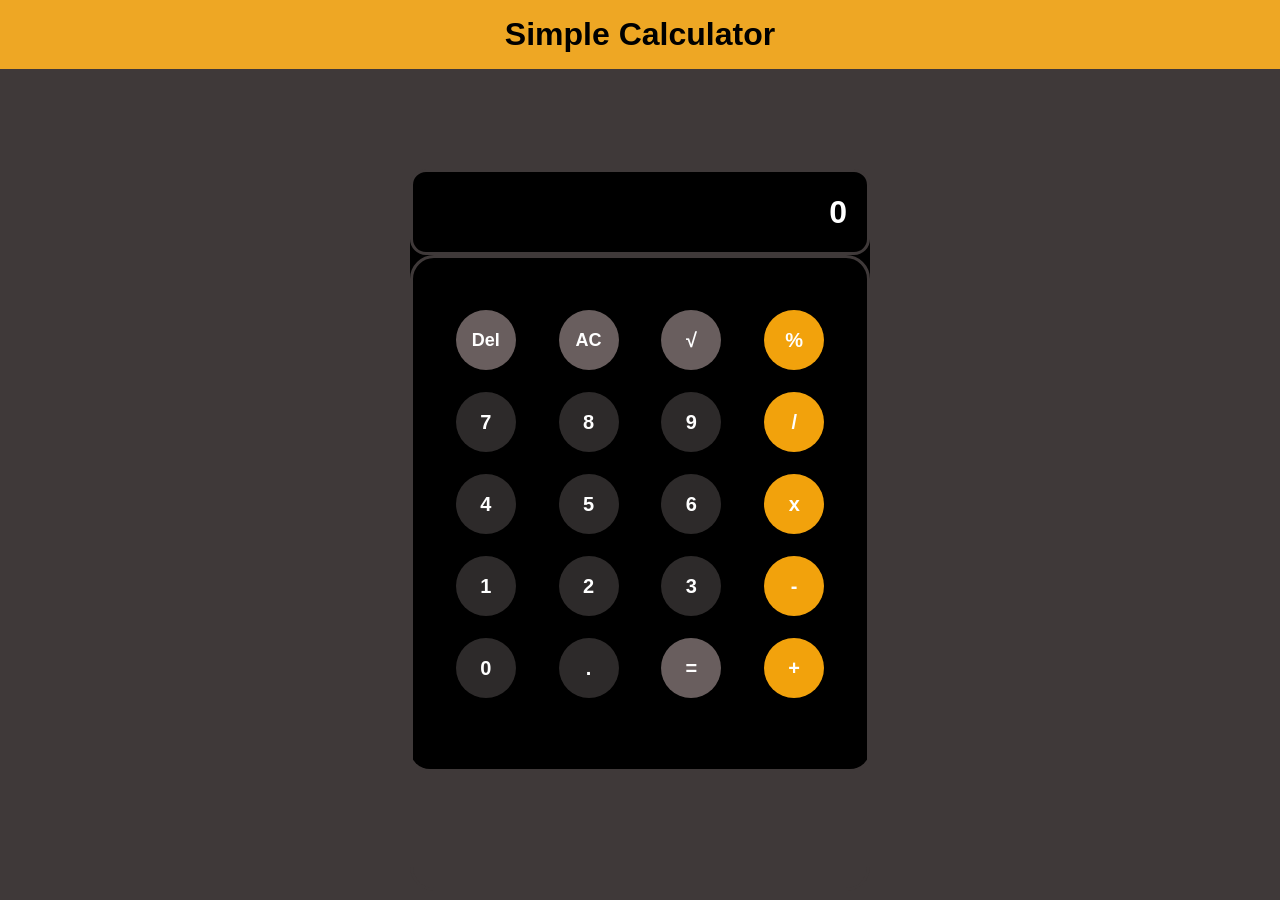
<file: foundations/calculator/index.html>
<!DOCTYPE html>
<html lang="en">
<head>
    <meta charset="UTF-8">
    <meta name="viewport" content="width=device-width, initial-scale=1.0">
    <title>Calculator</title>
    <link rel="stylesheet" href="styles.css">
</head>
<body>
    <div class="head-bar">
        <h1 class="project-title">Simple Calculator</h1>
    </div>

    <div class="calculator-body">
        <div class="main-calculator">
        <div class="display">0</div>

        <div class="buttons">
            <div class="row">
                <button class="delete">Del</button>
                <button class="clear">AC</button>
                <button class="sqrt">√</button>
                <button class="mod">%</button>
            </div>
            <div class="row">
                <button class="seven">7</button>
                <button class="eight">8</button>
                <button class="nine">9</button>
                <button class="divide">/</button>
            </div>
            <div class="row">
                <button class="four">4</button>
                <button class="five">5</button>
                <button class="six">6</button>
                <button class="multiply">x</button>
            </div>
            <div class="row">
                <button class="one">1</button>
                <button class="two">2</button>
                <button class="three">3</button>
                <button class="sub">-</button>
            </div>
            <div class="row">
                <button class="zero">0</button>
                <button class="point">.</button>
                <button class="equal">=</button>
                <button class="add">+</button>
            </div>
        </div>
    </div>
    </div>

    <script src="script.js"></script>
</body>
</html>
</file>
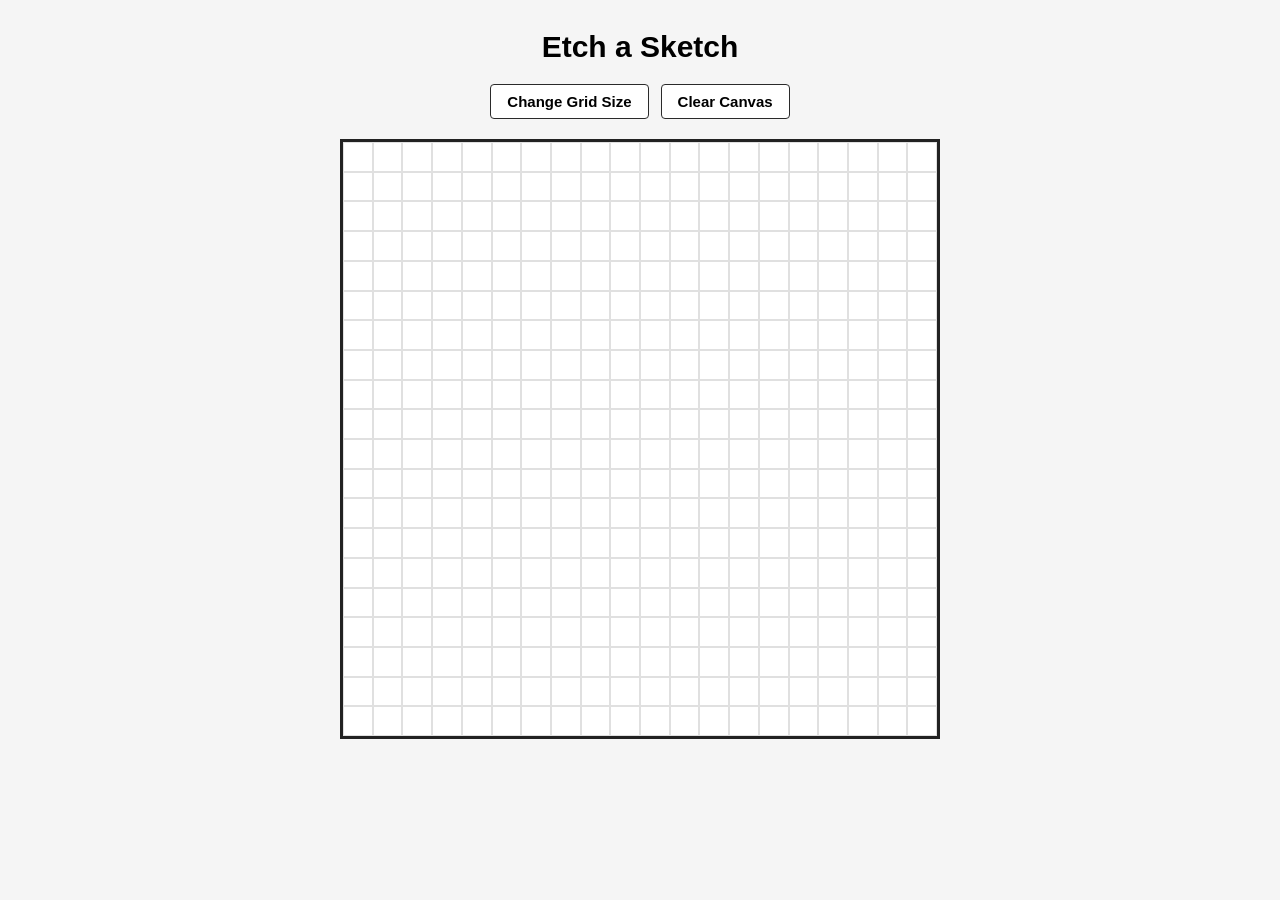
<file: foundations/etch-a-sketch/index.html>
<!DOCTYPE html>
<html lang="en">
<head>
    <meta charset="UTF-8">
    <meta name="viewport" content="width=device-width, initial-scale=1.0">
    <title>Etch a Sketch</title>

    <link rel="stylesheet" href="styles.css">
</head>
<body>
    <h1 class="project-title">Etch a Sketch</h1>
    <div class="controls">
        <button class="size-btn">Change Grid Size</button>
        <button class="clear-btn">Clear Canvas</button>
    </div>

    <div class="container"></div>

    <script src="script.js"></script>

</body>
</html>
</file>
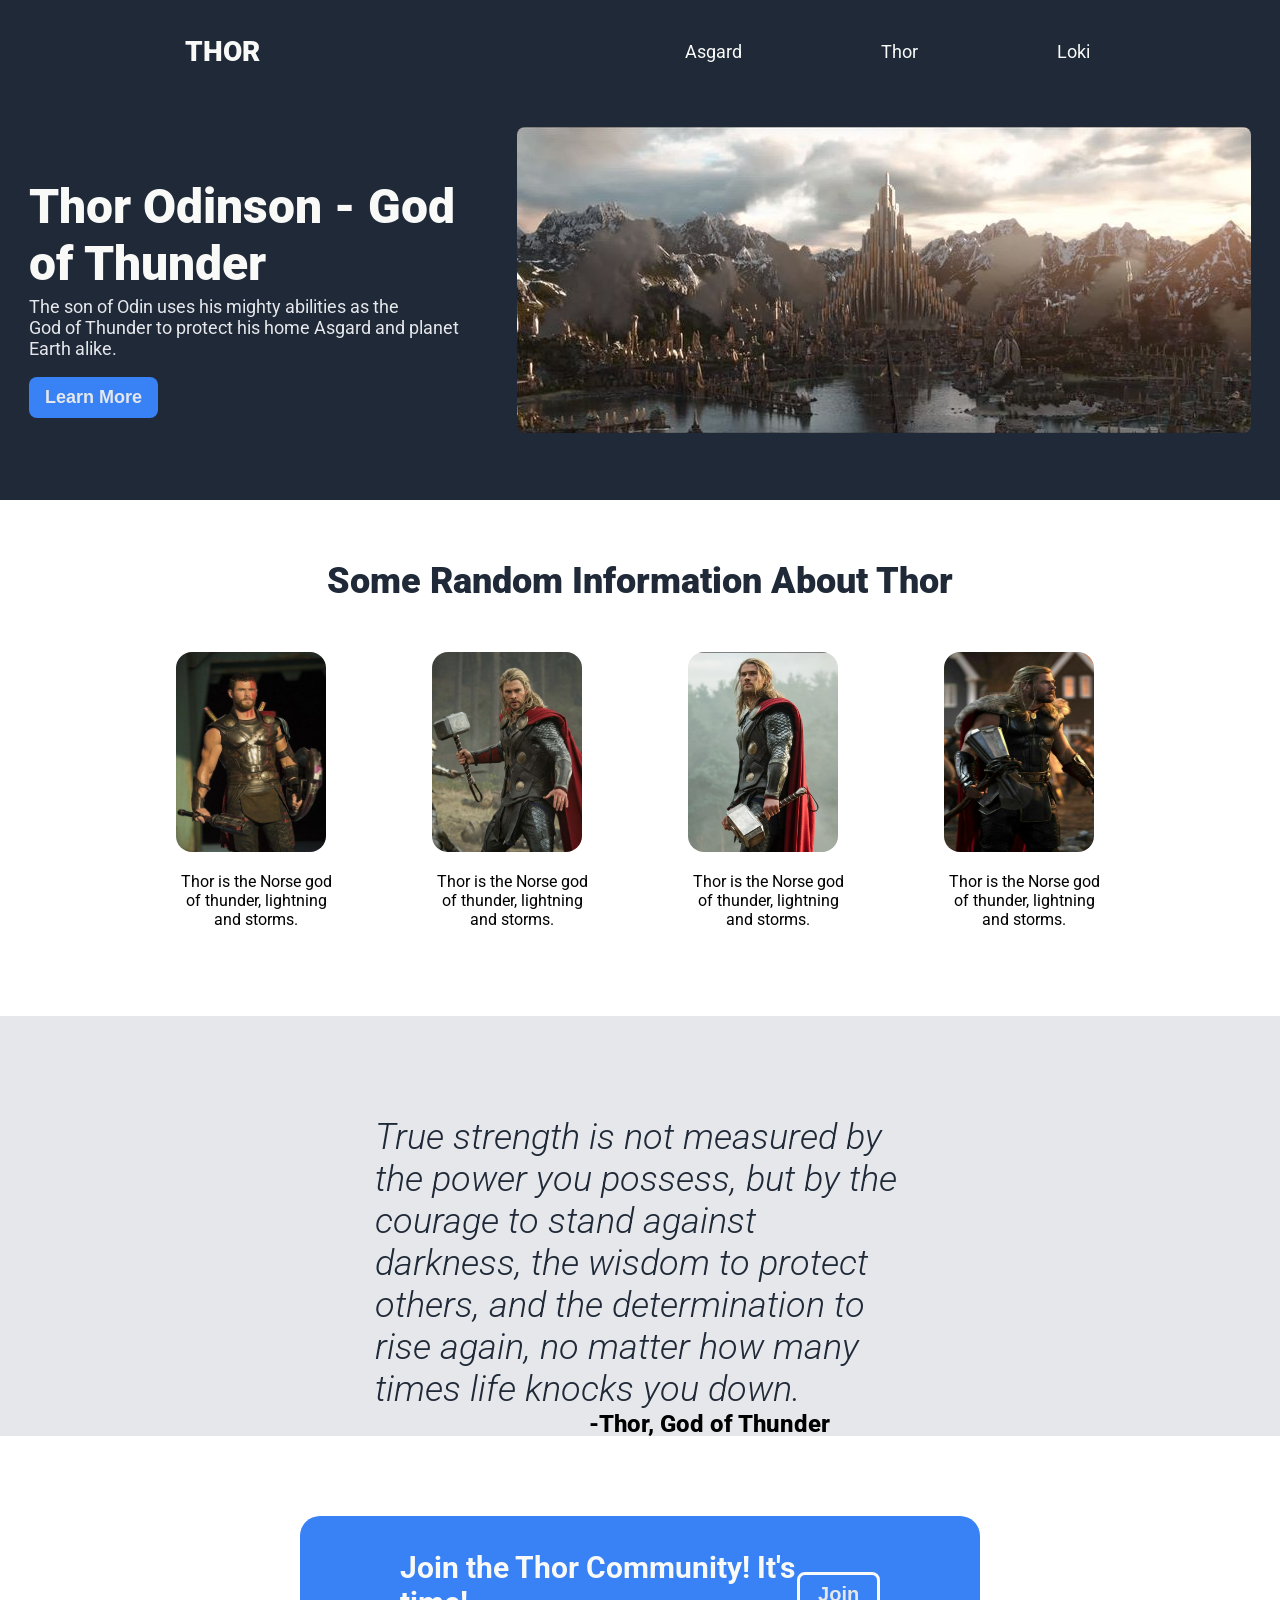
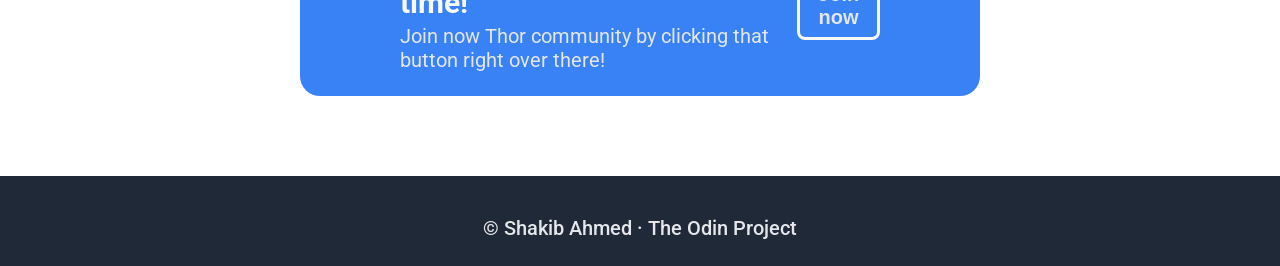
<file: foundations/landing-page/index.html>
<!DOCTYPE html>
<html lang="en">
<head>
    <meta charset="UTF-8">
    <meta name="viewport" content="width=device-width, initial-scale=1.0">
    <title>Landing Page</title>

    <!--Roboto Font-->
    <link rel="preconnect" href="https://fonts.googleapis.com">
    <link rel="preconnect" href="https://fonts.gstatic.com" crossorigin>
    <link href="https://fonts.googleapis.com/css2?family=Roboto:ital,wght@0,100..900;1,100..900&display=swap" rel="stylesheet">

    <link rel="stylesheet" href="styles.css">
</head>
<body>
    <header class="header-section">
        <div class="head">
            <h1 class="head-logo">THOR</h1>
            <div class="links">
                <a href="#">Asgard</a>
                <a href="#">Thor</a>
                <a href="#">Loki</a>
            </div>
        </div>
        <div class="hero">
            <div class="hero-description">
                <h1 class="hero-title">Thor Odinson - God<br>of Thunder</h1>
                <p class="hero-text">The son of Odin uses his mighty abilities as the<br>God of Thunder to protect his home Asgard and planet<br>Earth alike.</p>
                <button class="hero-btn">Learn More</button>
            </div>
            <div class="hero-img">
                <img style="border-radius: 8px;" src="assets/asgard.jpg" alt="Asgard Image">
            </div>
        </div>
    </header>
    <div class="information-section">
        <h1 class="info-title">Some Random Information About Thor</h1>
        <div class="cards">
            <div class="card">
                <img class="card-img" src="assets/thor-1.jpg" alt="Thor Picture">
                <p class="info-text">Thor is the Norse god<br>of thunder, lightning<br>and storms.</p>
            </div>
             <div class="card">
                <img class="card-img" src="assets/thor-2.jpg" alt="Thor Picture">
                <p class="info-text">Thor is the Norse god<br>of thunder, lightning<br>and storms.</p>
            </div>
             <div class="card">
                <img class="card-img" src="assets/thor-3.jpg" alt="Thor Picture">
                <p class="info-text">Thor is the Norse god<br>of thunder, lightning<br>and storms.</p>
            </div>
             <div class="card">
                <img class="card-img" src="assets/thor-4.jpg" alt="Thor Picture">
                <p class="info-text">Thor is the Norse god<br>of thunder, lightning<br>and storms.</p>
            </div>
        </div>

    </div>
    <div class="quote-section">
        <p class="quote-text">
            True strength is not measured by the power you possess, but by the courage to stand against darkness, the wisdom to protect others, and the determination to rise again, no matter how many times life knocks you down.
        </p>
        <p class="author">-Thor, God of Thunder</p>
    </div>
    <div class="contact-section">
        <div class="contact">
            <div class="contact-texts">
                <p class="join-title">
                    Join the Thor Community! It's time!
                </p>
                <p class="join-description">
                    Join now Thor community by clicking that button right over there!
                </p>
            </div>
            <div class="btn-part">
                <button class="join-btn">Join now</button>
            </div>
        </div>
    </div>
    <footer class="footer-section">
        <p class="footer-content">
            &copy; Shakib Ahmed &middot; The Odin Project
        </p>
    </footer>
</body>
</html>
</file>
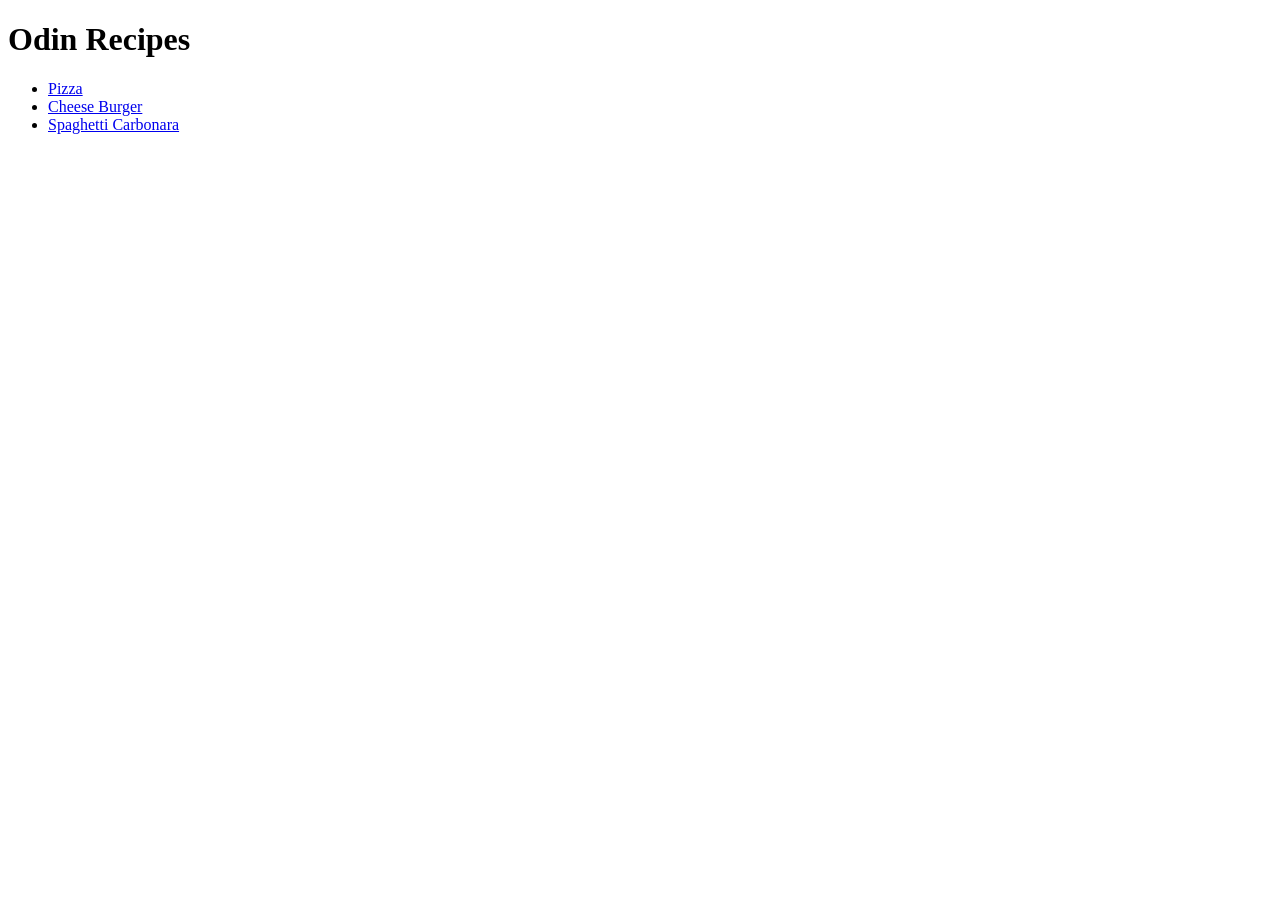
<file: foundations/odin-recipes/index.html>
<!DOCTYPE html>
<html lang="en">
<head>
    <meta charset="UTF-8">
    <meta name="viewport" content="width=device-width, initial-scale=1.0">
    <title>Odin Recipes</title>
</head>
<body>
    <h1>Odin Recipes</h1>
    <ul>
        <li><a href="recipes/pizza.html">Pizza</a></li>
        <li><a href="recipes/cheeseburger.html">Cheese Burger</a></li>
        <li><a href="recipes/spaghetti-carbonara.html">Spaghetti Carbonara</a></li>
    </ul>
</body>
</html>
</file>
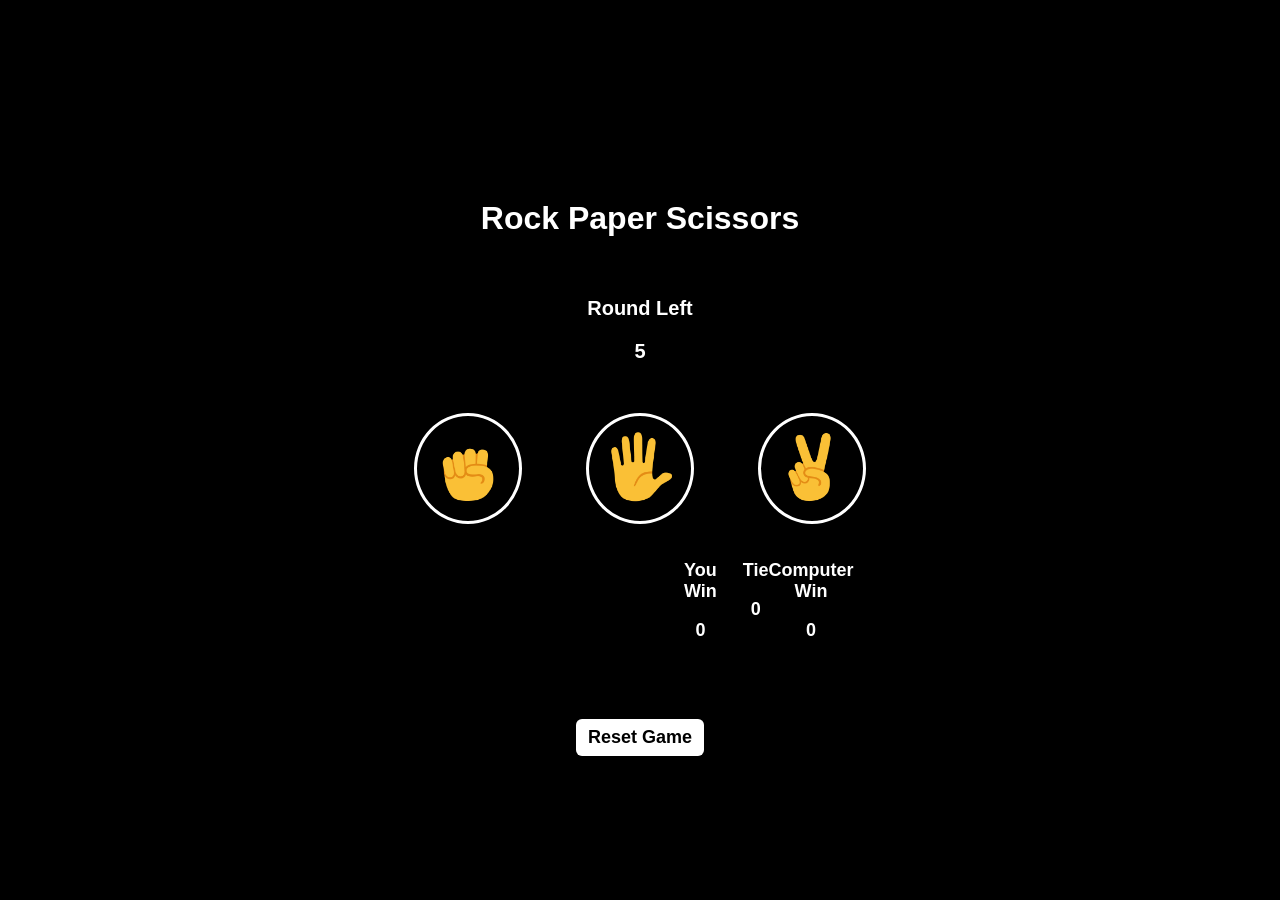
<file: foundations/rock-paper-scissors/index.html>
<!DOCTYPE html>
<html lang="en">
<head>
    <meta charset="UTF-8">
    <meta name="viewport" content="width=device-width, initial-scale=1.0">
    <title>Rock, Paper and Scissors</title>
    <link rel="stylesheet" href="styles.css">
</head>
<body>
    <h1 class="game-title">Rock Paper Scissors</h1>

    <div class="round-info">
        <p class="round-text">Round Left</p>
        <p class="round-left"></p>
    </div>

    <div class="options">
        <button class="option" onclick="playRound('Rock')">
        <img class="emoji" src="assets/rock.png" alt="Rock Emoji">
        </button>

        <button class="option" onclick="playRound('Paper')">
            <img class="emoji" src="assets/paper.png" alt="Paper Emoji">
        </button>

        <button class="option" onclick="playRound('Scissors')">
            <img class="emoji" src="assets/scissors.png" alt="Scissors Emoji">
        </button>
    </div>
    <br>

    <div class="scoreboard">
        <div class="score player-part">
            <p class="win-text">You Win</p>
            <p class="player-score"></p>
        </div>
        <div class="score tie-part">
            <p class="win-text">Tie</p>
            <p class="tie-score"></p>
        </div>
        <div class="score computer-part">
            <p class="win-text">Computer Win</p>
            <p class="computer-score"></p>
        </div>
    </div>

    <p class="round-result"></p>
    <p class="final-result"></p>

    <div class="reset">
        <button class="reset-btn" onclick="resetGame()">
            Reset Game
        </button>
    </div>
    <p class="reset-text"></p>

    <script src="script.js"></script>
</body>
</html>
</file>
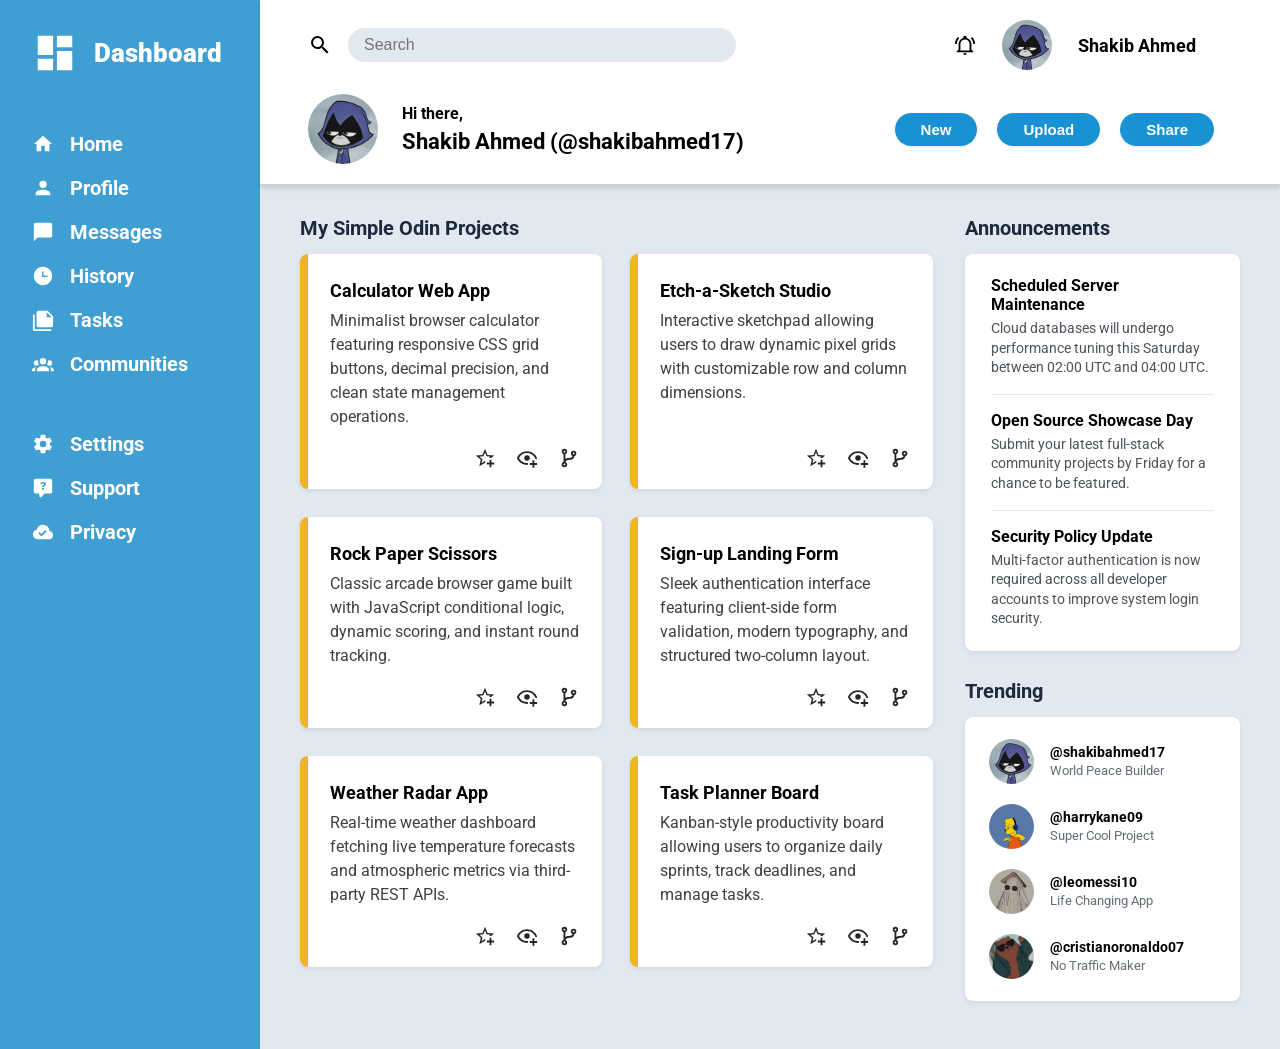
<file: stack/admin-dashboard/index.html>
<!DOCTYPE html>
<html lang="en">
<head>
    <meta charset="UTF-8">
    <meta name="viewport" content="width=device-width, initial-scale=1.0">
    <title>Admin Dashboard</title>

    <link rel="preconnect" href="https://fonts.googleapis.com">
    <link rel="preconnect" href="https://fonts.gstatic.com" crossorigin>
    <link href="https://fonts.googleapis.com/css2?family=Roboto:ital,wght@0,100..900;1,100..900&display=swap" rel="stylesheet">

    <link rel="stylesheet" href="styles.css">
</head>
<body>
    <div class="main-window">
        <aside class="side-bar">
            <ul class="nav-list">
                <li class="nav-one">
                    <img class="dashboard-icon" src="assets/icons/dashboard.svg" alt="Dashboard">
                    <span class="dashboard-text">Dashboard</span>
                </li>
                <li><img class="nav-icon" src="assets/icons/home.svg" alt="Home">Home</li>
                <li><img class="nav-icon" src="assets/icons/profile.svg" alt="Profile">Profile</li>
                <li><img class="nav-icon" src="assets/icons/message.svg" alt="Messages">Messages</li>
                <li><img class="nav-icon" src="assets/icons/history.svg" alt="History">History</li>
                <li><img class="nav-icon" src="assets/icons/tasks.svg" alt="Tasks">Tasks</li>
                <li><img class="nav-icon" src="assets/icons/community.svg" alt="Communities">Communities</li>
                <li class="nav-two"><img class="nav-icon" src="assets/icons/setting.svg" alt="Settings">Settings</li>
                <li><img class="nav-icon" src="assets/icons/support.svg" alt="Support">Support</li>
                <li><img class="nav-icon" src="assets/icons/privacy.svg" alt="Privacy">Privacy</li>
            </ul>
        </aside>

        <div class="main">
            <header class="header">
                <div class="up-head">
                    <div class="up-head-left">
                        <img class="search-icn" src="assets/icons/search.svg" alt="Search">
                        <input type="text" class="search-input" placeholder="Search">
                    </div>
                    <div class="up-head-right">
                        <img class="bell-icn" src="assets/icons/bell-ring.svg" alt="Notifications">
                        <img class="user-profile" src="assets/users/user-2.jpg" alt="User Profile">
                        <span class="user-name">Shakib Ahmed</span>
                    </div>
                </div>

                <div class="down-head">
                    <div class="down-head-left">
                        <img class="user-avatar-large" src="assets/users/user-2.jpg" alt="User Profile">
                        <div class="user-greeting">
                            <span class="greeting-sub">Hi there,</span>
                            <span class="greeting-main">Shakib Ahmed (@shakibahmed17)</span>
                        </div>
                    </div>
                    <div class="down-head-right">
                        <button class="header-btn">New</button>
                        <button class="header-btn">Upload</button>
                        <button class="header-btn">Share</button>
                    </div>
                </div>
            </header>

            <main class="main-hero">
                <section class="projects-section">
                    <h2 class="section-heading">My Simple Odin Projects</h2>
                    <div class="projects-grid">
                        <div class="project-card">
                            <div class="card-body">
                                <h3 class="card-title">Calculator Web App</h3>
                                <p class="card-text">Minimalist browser calculator featuring responsive CSS grid buttons, decimal precision, and clean state management operations.</p>
                            </div>
                            <div class="card-actions">
                                <img src="assets/icons/star-plus.svg" alt="Star">
                                <img src="assets/icons/eye-plus.svg" alt="Watch">
                                <img src="assets/icons/branch.svg" alt="Fork">
                            </div>
                        </div>

                        <div class="project-card">
                            <div class="card-body">
                                <h3 class="card-title">Etch-a-Sketch Studio</h3>
                                <p class="card-text">Interactive sketchpad allowing users to draw dynamic pixel grids with customizable row and column dimensions.</p>
                            </div>
                            <div class="card-actions">
                                <img src="assets/icons/star-plus.svg" alt="Star">
                                <img src="assets/icons/eye-plus.svg" alt="Watch">
                                <img src="assets/icons/branch.svg" alt="Fork">
                            </div>
                        </div>

                        <div class="project-card">
                            <div class="card-body">
                                <h3 class="card-title">Rock Paper Scissors</h3>
                                <p class="card-text">Classic arcade browser game built with JavaScript conditional logic, dynamic scoring, and instant round tracking.</p>
                            </div>
                            <div class="card-actions">
                                <img src="assets/icons/star-plus.svg" alt="Star">
                                <img src="assets/icons/eye-plus.svg" alt="Watch">
                                <img src="assets/icons/branch.svg" alt="Fork">
                            </div>
                        </div>

                        <div class="project-card">
                            <div class="card-body">
                                <h3 class="card-title">Sign-up Landing Form</h3>
                                <p class="card-text">Sleek authentication interface featuring client-side form validation, modern typography, and structured two-column layout.</p>
                            </div>
                            <div class="card-actions">
                                <img src="assets/icons/star-plus.svg" alt="Star">
                                <img src="assets/icons/eye-plus.svg" alt="Watch">
                                <img src="assets/icons/branch.svg" alt="Fork">
                            </div>
                        </div>

                        <div class="project-card">
                            <div class="card-body">
                                <h3 class="card-title">Weather Radar App</h3>
                                <p class="card-text">Real-time weather dashboard fetching live temperature forecasts and atmospheric metrics via third-party REST APIs.</p>
                            </div>
                            <div class="card-actions">
                                <img src="assets/icons/star-plus.svg" alt="Star">
                                <img src="assets/icons/eye-plus.svg" alt="Watch">
                                <img src="assets/icons/branch.svg" alt="Fork">
                            </div>
                        </div>

                        <div class="project-card">
                            <div class="card-body">
                                <h3 class="card-title">Task Planner Board</h3>
                                <p class="card-text">Kanban-style productivity board allowing users to organize daily sprints, track deadlines, and manage tasks.</p>
                            </div>
                            <div class="card-actions">
                                <img src="assets/icons/star-plus.svg" alt="Star">
                                <img src="assets/icons/eye-plus.svg" alt="Watch">
                                <img src="assets/icons/branch.svg" alt="Fork">
                            </div>
                        </div>
                    </div>
                </section>

                <aside class="side-content">
                    <section class="announcements-section">
                        <h2 class="section-heading">Announcements</h2>
                        <div class="info-card announcements-card">
                            <div class="announcement-item">
                                <h4 class="announcement-title">Scheduled Server Maintenance</h4>
                                <p class="announcement-text">Cloud databases will undergo performance tuning this Saturday between 02:00 UTC and 04:00 UTC.</p>
                            </div>
                            <hr class="card-divider">
                            <div class="announcement-item">
                                <h4 class="announcement-title">Open Source Showcase Day</h4>
                                <p class="announcement-text">Submit your latest full-stack community projects by Friday for a chance to be featured.</p>
                            </div>
                            <hr class="card-divider">
                            <div class="announcement-item">
                                <h4 class="announcement-title">Security Policy Update</h4>
                                <p class="announcement-text">Multi-factor authentication is now required across all developer accounts to improve system login security.</p>
                            </div>
                        </div>
                    </section>

                    <!-- Trending -->
                    <section class="trending-section">
                        <h2 class="section-heading">Trending</h2>
                        <div class="info-card trending-card">
                            <div class="trending-item">
                                <img class="trending-avatar" src="assets/users/user-2.jpg" alt="User Profile">
                                <div class="trending-details">
                                    <span class="trending-handle">@shakibahmed17</span>
                                    <span class="trending-desc">World Peace Builder</span>
                                </div>
                            </div>
                            <div class="trending-item">
                                <img class="trending-avatar" src="assets/users/user-3.jpg" alt="User Profile">
                                <div class="trending-details">
                                    <span class="trending-handle">@harrykane09</span>
                                    <span class="trending-desc">Super Cool Project</span>
                                </div>
                            </div>
                            <div class="trending-item">
                                <img class="trending-avatar" src="assets/users/user-4.jpg" alt="User Profile">
                                <div class="trending-details">
                                    <span class="trending-handle">@leomessi10</span>
                                    <span class="trending-desc">Life Changing App</span>
                                </div>
                            </div>
                            <div class="trending-item">
                                <img class="trending-avatar" src="assets/users/user-1.jpg" alt="User Profile">
                                <div class="trending-details">
                                    <span class="trending-handle">@cristianoronaldo07</span>
                                    <span class="trending-desc">No Traffic Maker</span>
                                </div>
                            </div>
                        </div>
                    </section>
                </aside>
            </main>
        </div>
    </div>
</body>
</html>
</file>
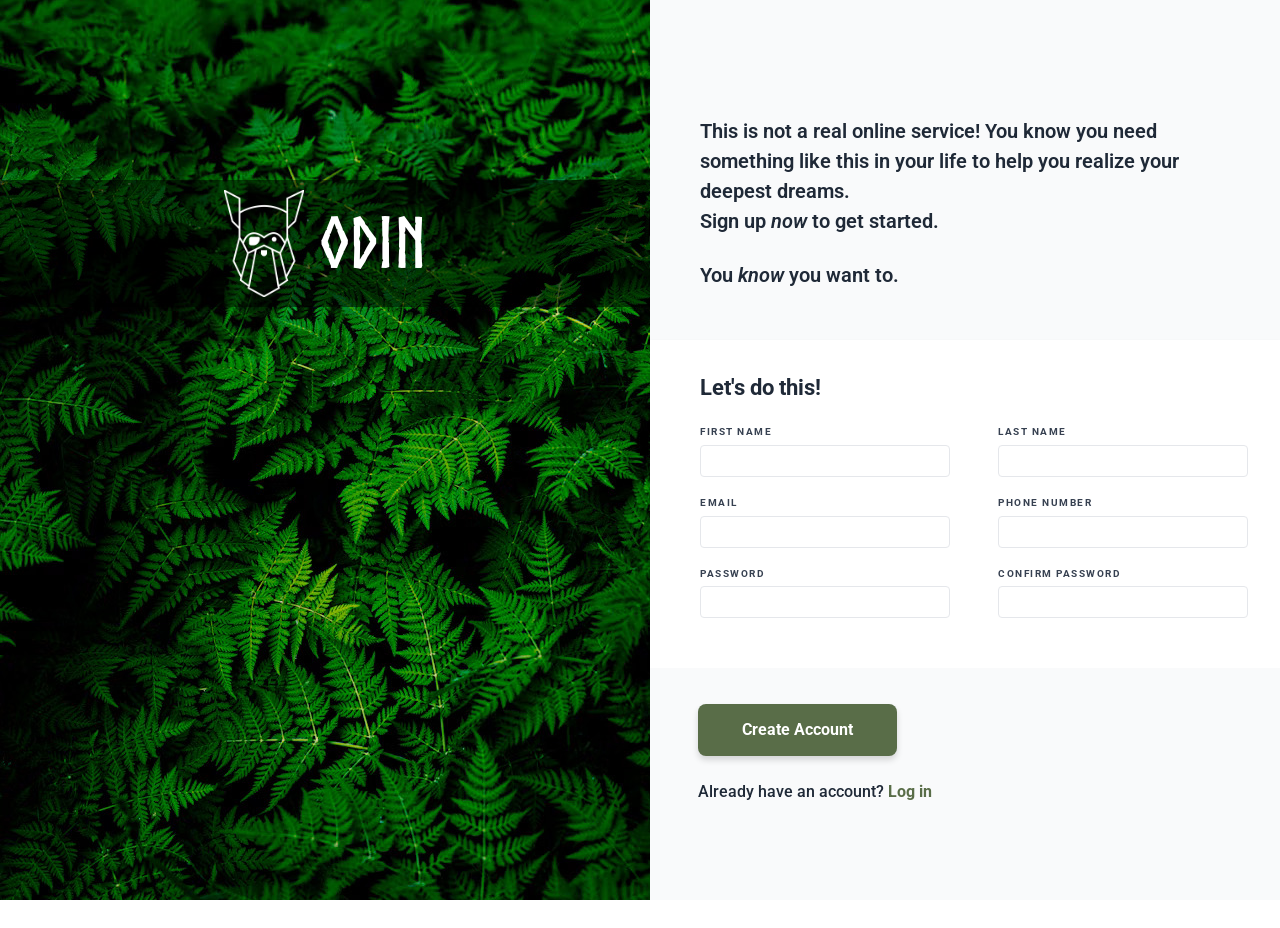
<file: stack/sign-up-form/index.html>
<!doctype html>
<html lang="en">
  <head>
    <meta charset="UTF-8" />
    <meta name="viewport" content="width=device-width, initial-scale=1.0" />
    <title>Sign up form</title>

    <link rel="preconnect" href="https://fonts.googleapis.com" />
    <link rel="preconnect" href="https://fonts.gstatic.com" crossorigin />
    <link href="https://fonts.googleapis.com/css2?family=Roboto:ital,wght@0,100..900;1,100..900&display=swap" rel="stylesheet" />

    <link rel="stylesheet" href="styles.css">
  </head>
  <body>
    <div class="main">
        <div class="left-side">
            <div class="odin-section">
                <img class="odin-logo" src="assets/odin-lined.png" alt="odin logo">
                <p class="odin-title">ODIN</p>
            </div>

            <p class="credit">
                Photo by <a href="https://unsplash.com/@xteemu" noreferrer noopener target="_blank">Teemu Paananen</a> on <a href="https://unsplash.com/photos/photo-of-green-fern-plant-OOE4xAnBhKo" noreferrer noopener target="_blank">Unsplash</a>
            </p>
        </div>
        <div class="right-side">
            <div class="intro-section">
                <p class="intro-text">
                    This is not a real online service! You know you need something like this in your life to help you realize your deepest dreams.
                    <br>Sign up <em>now</em> to get started.
                </p>
                <p class="intro-text">You <em>know</em> you want to.</p>
            </div>

            <form action="#" method="post" class="signup-form">
                <div class="form-section">
                    <h2 class="form-title">Let's do this!</h2>

                    <div class="form-row">
                        <div class="input-group">
                            <label for="first_name">FIRST NAME</label>
                            <input type="text" id="first_name" name="first_name">
                        </div>
                        <div class="input-group">
                            <label for="last_name">LAST NAME</label>
                            <input type="text" id="last_name" name="last_name">
                        </div>
                    </div>

                    <div class="form-row">
                        <div class="input-group">
                            <label for="email">EMAIL</label>
                            <input type="email" id="email" name="email">
                        </div>
                        <div class="input-group">
                            <label for="phone_number">PHONE NUMBER</label>
                            <input type="tel" id="phone_number" name="phone_number">
                        </div>
                    </div>

                    <div class="form-row">
                        <div class="input-group">
                            <label for="password">PASSWORD</label>
                            <input type="password" id="password" name="password" required>
                        </div>
                        <div class="input-group">
                            <label for="confirm_password">CONFIRM PASSWORD</label>
                            <input type="password" id="confirm_password" name="confirm_password" required>
                        </div>
                    </div>
                </div>

                <div class="action-section">
                    <button type="submit" class="submit-btn">Create Account</button>
                    <p class="login-prompt">Already have an account? <a href="https://www.theodinproject.com/" noreferrer noopener target="_blank">Log in</a></p>
                </div>
            </form>
        </div>
    </div>
  </body>
</html>
</file>
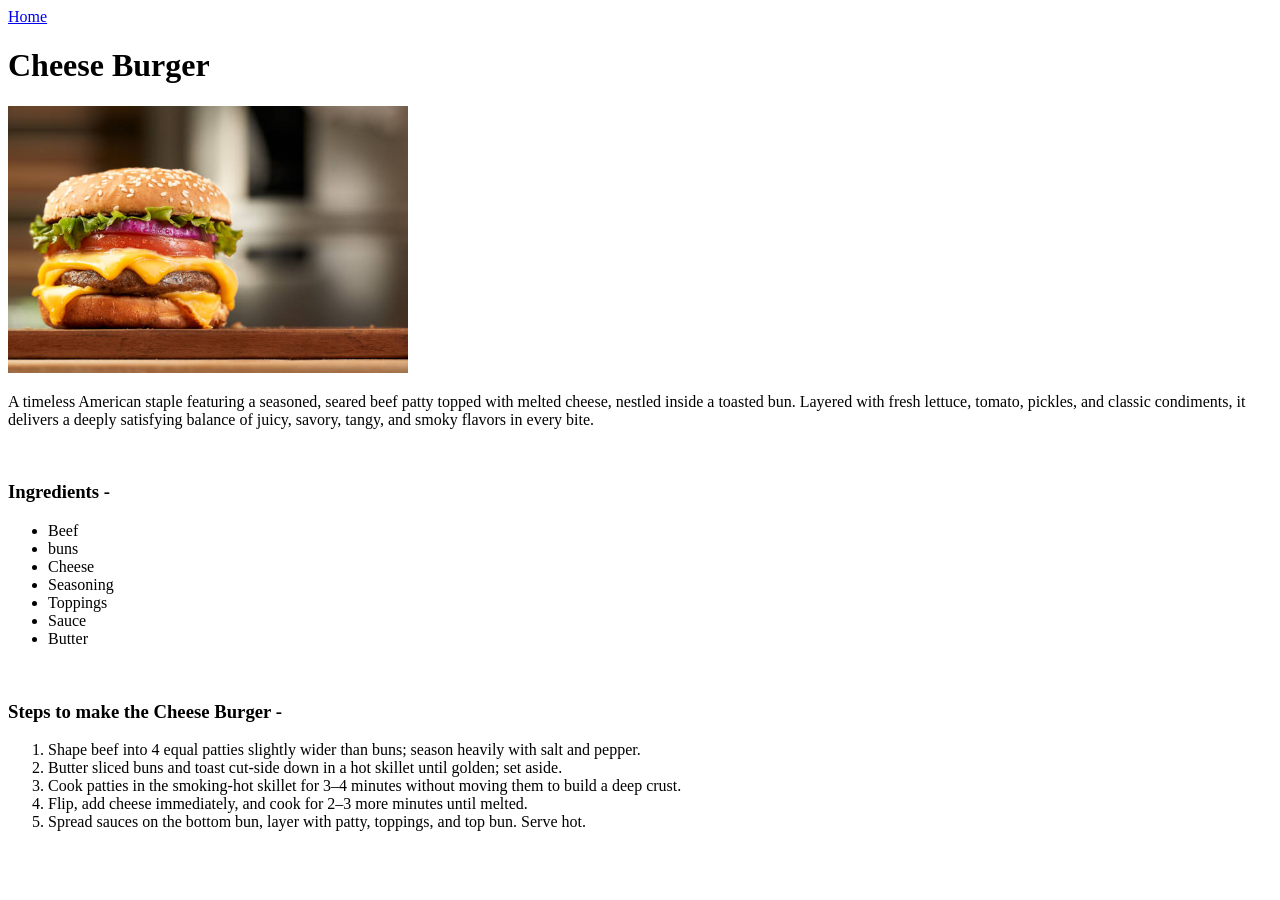
<file: foundations/odin-recipes/recipes/cheeseburger.html>
<!DOCTYPE html>
<html lang="en">
<head>
    <meta charset="UTF-8">
    <meta name="viewport" content="width=device-width, initial-scale=1.0">
    <title>Cheese Burger</title>
</head>
<body>
    <a href="../index.html">Home</a>

    <h1>Cheese Burger</h1>
    <img src="assets/cheese-burger.jpg" width="400" alt="Cheese Burger Picture">
    <p>A timeless American staple featuring a seasoned, seared beef patty topped with melted cheese, nestled inside a toasted bun. Layered with fresh lettuce, tomato, pickles, and classic condiments, it delivers a deeply satisfying balance of juicy, savory, tangy, and smoky flavors in every bite.</p>
    <br>
    <h3>Ingredients -</h3>
    <ul>
        <li>Beef</li>
        <li>buns</li>
        <li>Cheese</li>
        <li>Seasoning</li>
        <li>Toppings</li>
        <li>Sauce</li>
        <li>Butter</li>
    </ul>
    <br>
    <h3>Steps to make the Cheese Burger -</h3>
    <ol>
        <li>
            Shape beef into 4 equal patties slightly wider than buns; season heavily with salt and pepper.
        </li>
        <li>
            Butter sliced buns and toast cut-side down in a hot skillet until golden; set aside.
        </li>
        <li>
            Cook patties in the smoking-hot skillet for 3–4 minutes without moving them to build a deep crust.
        </li>
        <li>
            Flip, add cheese immediately, and cook for 2–3 more minutes until melted.
        </li>
        <li>
            Spread sauces on the bottom bun, layer with patty, toppings, and top bun. Serve hot.
        </li>
    </ol>
</body>
</html>
</file>
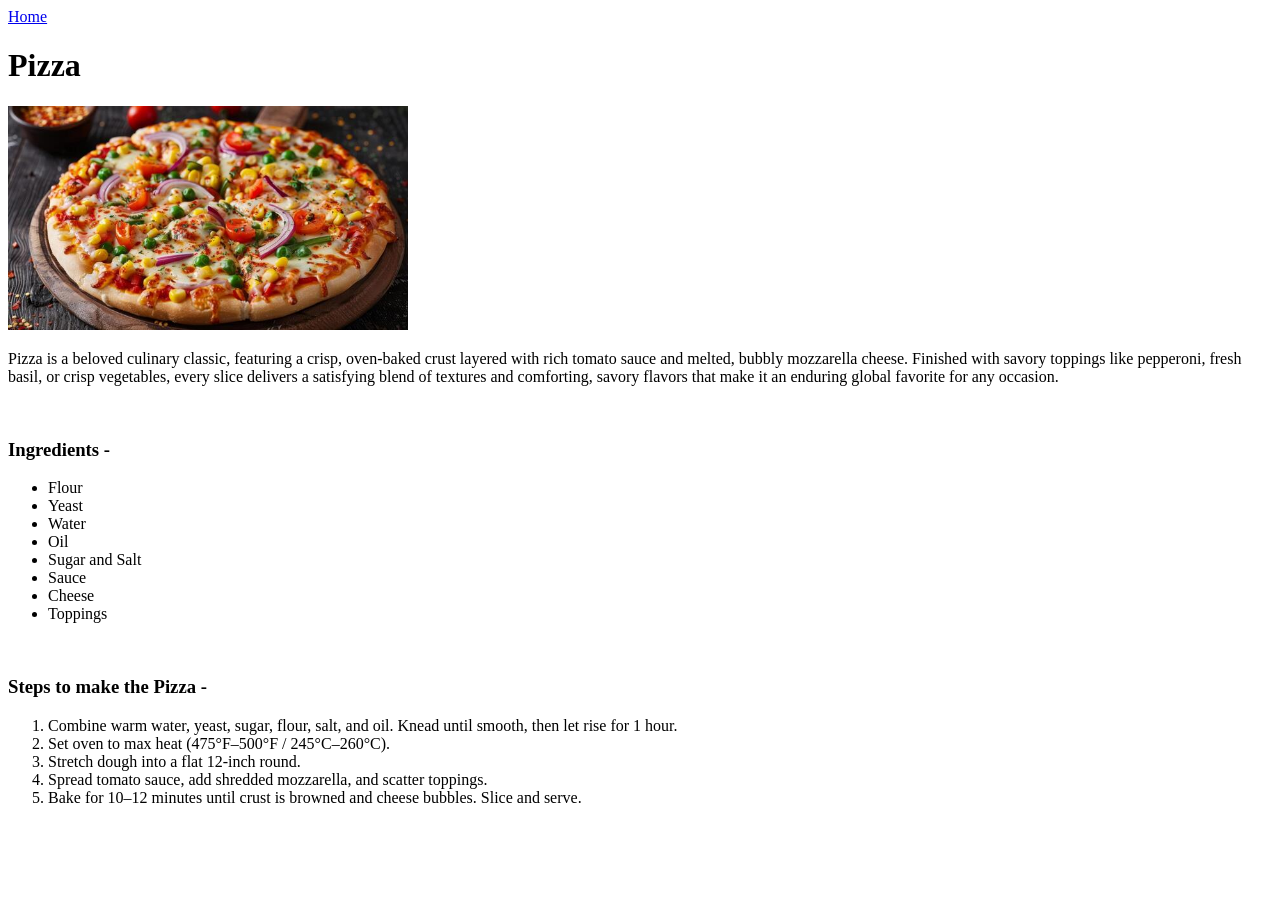
<file: foundations/odin-recipes/recipes/pizza.html>
<!DOCTYPE html>
<html lang="en">
<head>
    <meta charset="UTF-8">
    <meta name="viewport" content="width=device-width, initial-scale=1.0">
    <title>Pizza</title>
</head>
<body>
    <a href="../index.html">Home</a>
    <h1>Pizza</h1>
    <img src="assets/pizza.jpg" width="400" alt="Pizza Picture">
    <p>Pizza is a beloved culinary classic, featuring a crisp, oven-baked crust layered with rich tomato sauce and melted, bubbly mozzarella cheese. Finished with savory toppings like pepperoni, fresh basil, or crisp vegetables, every slice delivers a satisfying blend of textures and comforting, savory flavors that make it an enduring global favorite for any occasion.</p>
    <br>
    <h3>Ingredients -</h3>
    <ul>
        <li>Flour</li>
        <li>Yeast</li>
        <li>Water</li>
        <li>Oil</li>
        <li>Sugar and Salt</li>
        <li>Sauce</li>
        <li>Cheese</li>
        <li>Toppings</li>
    </ul>
    <br>
    <h3>Steps to make the Pizza -</h3>
    <ol>
        <li>
            Combine warm water, yeast, sugar, flour, salt, and oil. Knead until smooth, then let rise for 1 hour.
        </li>
        <li>
            Set oven to max heat (475°F–500°F / 245°C–260°C).
        </li>
        <li>
            Stretch dough into a flat 12-inch round.
        </li>
        <li>
            Spread tomato sauce, add shredded mozzarella, and scatter toppings.
        </li>
        <li>
            Bake for 10–12 minutes until crust is browned and cheese bubbles. Slice and serve.
        </li>
    </ol>
</body>
</html>
</file>
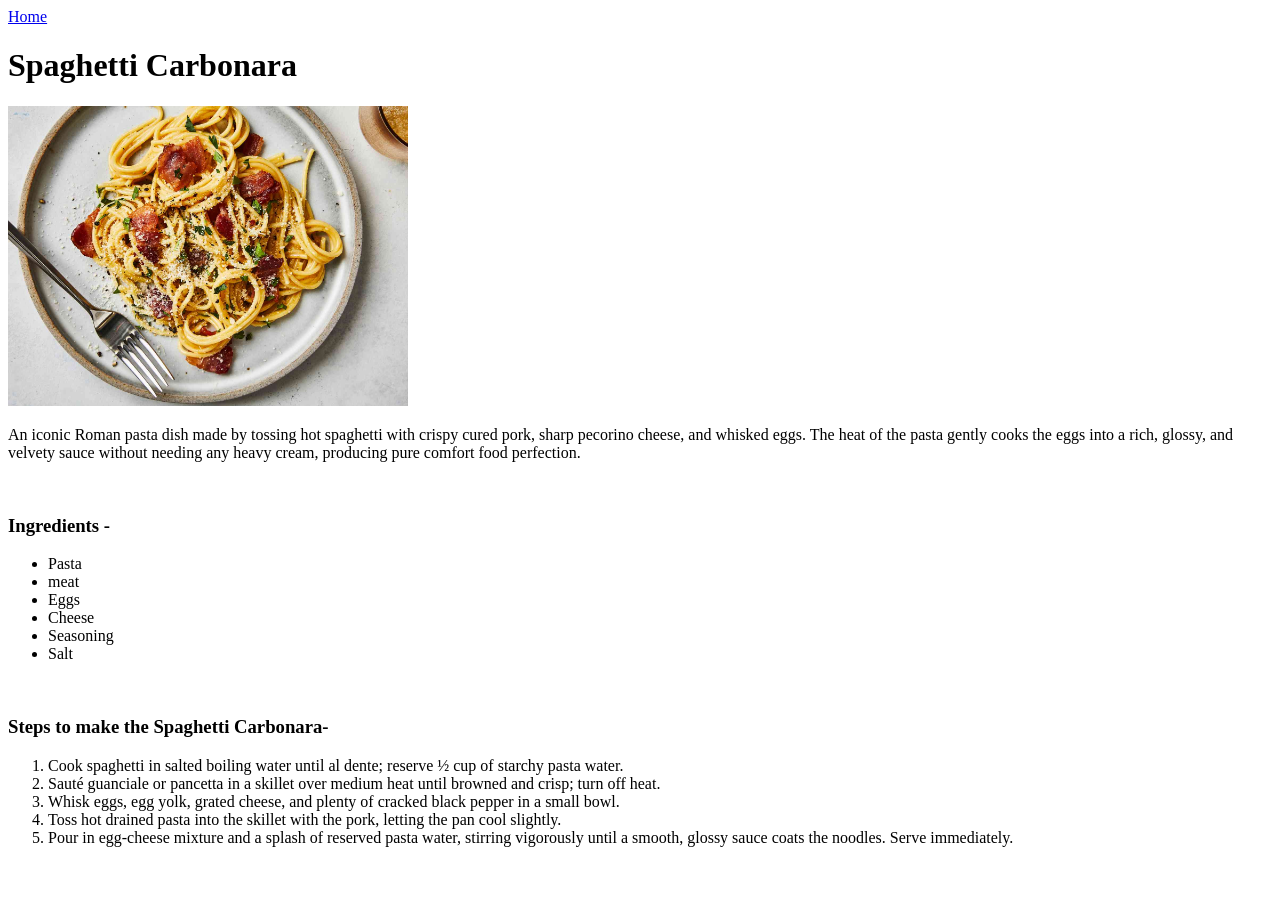
<file: foundations/odin-recipes/recipes/spaghetti-carbonara.html>
<!DOCTYPE html>
<html lang="en">
<head>
    <meta charset="UTF-8">
    <meta name="viewport" content="width=device-width, initial-scale=1.0">
    <title>Spaghetti Carbonara</title>
</head>
<body>
    <a href="../index.html">Home</a>

    <h1>Spaghetti Carbonara</h1>
    <img src="assets/spaghetti-carborara.jpg" width="400" alt="Spaghetti Carbonara Picture">
    <p>An iconic Roman pasta dish made by tossing hot spaghetti with crispy cured pork, sharp pecorino cheese, and whisked eggs. The heat of the pasta gently cooks the eggs into a rich, glossy, and velvety sauce without needing any heavy cream, producing pure comfort food perfection.</p>
    <br>
    <h3>Ingredients -</h3>
    <ul>
        <li>Pasta</li>
        <li>meat</li>
        <li>Eggs</li>
        <li>Cheese</li>
        <li>Seasoning</li>
        <li>Salt</li>
    </ul>
    <br>
    <h3>Steps to make the Spaghetti Carbonara-</h3>
    <ol>
        <li>
            Cook spaghetti in salted boiling water until al dente; reserve ½ cup of starchy pasta water.
        </li>
        <li>
            Sauté guanciale or pancetta in a skillet over medium heat until browned and crisp; turn off heat.
        </li>
        <li>
            Whisk eggs, egg yolk, grated cheese, and plenty of cracked black pepper in a small bowl.
        </li>
        <li>
            Toss hot drained pasta into the skillet with the pork, letting the pan cool slightly.
        </li>
        <li>
            Pour in egg-cheese mixture and a splash of reserved pasta water, stirring vigorously until a smooth, glossy sauce coats the noodles. Serve immediately.
        </li>
    </ol>
</body>
</html>
</file>
<file: foundations/calculator/styles.css>
* {
    margin: 0px;
    padding: 0px;
}

body {
    font-family: Arial, Helvetica, sans-serif;
    background-color: rgb(63, 57, 57);
    
}

.head-bar {
    align-items: center;
    background-color: rgb(238, 167, 36);
    padding-top: 16px;
    padding-bottom: 16px;
}

.project-title {
    text-align: center;
}

.main-calculator{
    background-color: black;
    width: 460px;
    height: 600px;
    text-align: center;
    border-radius: 20px;
}

.display {
    display: flex;
    align-items: center;
    color: white;
    font-size: 32px;
    font-weight: 700;
    justify-content: flex-end;
    padding-right: 20px;
    padding-left: 20px;
    background-color: black;
    border: 3px solid rgb(63, 57, 57);
    height: 80px;
    border-radius: 16px;
}

.buttons {
    border: 3px solid rgb(63, 57, 57);
    border-radius: 24px;
    height: 100%;
    padding-top: 30px;
}
.row {
    display: flex;
    justify-content: space-evenly;
    padding-top: 22px;
}

.calculator-body {
    display: flex;
    justify-content: center;
    margin-top: 100px;
}

.add,
.equal,
.point,
.zero,
.one,
.two,
.three,
.four,
.five,
.six,
.seven,
.eight,
.nine,
.mod,
.sqrt,
.multiply,
.divide,
.sub {
    background-color: rgb(45, 42, 42);
    border: none;
    color: white;
    font-weight: 600;
    font-size: 20px;
    display: inline-flex;
    align-items: center;
    justify-content: center;
    padding: 0;
    cursor: pointer;
    height: 60px;
    width: 60px;
    border-radius: 50%;
    transition: opacity 0.15s;
}

.delete,
.clear {
    background-color: rgb(105, 94, 94);
    border: none;
    color: white;
    font-weight: 600;
    font-size: 18px;
    display: inline-flex;
    align-items: center;
    justify-content: center;
    padding: 0;
    cursor: pointer;
    height: 60px;
    width: 60px;
    border-radius: 50%;
    transition: opacity 0.15s;
}

.add:hover,
.equal:hover,
.point:hover,
.zero:hover,
.one:hover,
.two:hover,
.three:hover,
.four:hover,
.five:hover,
.six:hover,
.seven:hover,
.eight:hover,
.nine:hover,
.mod:hover,
.sqrt:hover,
.multiply:hover,
.divide:hover,
.sub:hover,
.delete:hover,
.clear:hover{
    opacity: 0.8;
}

.add:active,
.equal:active,
.point:active,
.zero:active,
.one:active,
.two:active,
.three:active,
.four:active,
.five:active,
.six:active,
.seven:active,
.eight:active,
.nine:active,
.mod:active,
.sqrt:active,
.multiply:active,
.divide:active,
.sub:active,
.delete:active,
.clear:active{
    opacity: 0.6; 
}

.mod,
.divide,
.multiply,
.sub,
.add{
    background-color: rgb(242, 162, 12);
}

.sqrt,
.equal{
    background-color: rgb(105, 94, 94);
}
</file>
<file: foundations/etch-a-sketch/styles.css>
* {
    box-sizing: border-box;
    margin: 0;
    padding: 0;
}

body {
    display: flex;
    flex-direction: column;
    align-items: center;
    padding-top: 30px;
    gap: 20px;
    font-family: Arial, Helvetica, sans-serif;
    background-color: whitesmoke
}

.project-title {
    font-size: 30px;
    color: black;
}

.controls {
    display: flex;
    gap: 12px;
}

.size-btn,
.clear-btn {
    padding: 8px 16px;
    font-size: 15px;
    font-weight: 600;
    cursor: pointer;
    border: 1px solid #2a2a2a;
    background-color: white;
    border-radius: 4px;
}

.size-btn:hover,
.clear-btn:hover {
    background-color: #767373;
    transition: 0.15s;
}

.container {
    width: 600px;
    height: 600px;
    display: grid;
    background-color: white;
    border: 3px solid #222;
}

.square {
    border: 1px solid #e0e0e0;
    background-color: white;
    box-sizing: border-box;
}
</file>
<file: foundations/landing-page/styles.css>
body {
    font-family: Roboto;
    margin: 0;

}

.header-section {
    background-color: #1F2937;
    height: 500px;
}

.head {
    display: flex;
    justify-content: space-between;
    align-items: center;
    padding-top: 16px;
}

.head-logo {
    color: #F9FAF8;
    font-size: 28px;
    padding-left: 185px;
    font-weight: 900;
}

a {
    text-decoration: none;
    color: #F9FAF8;
    padding-right: 135px;
    font-size: 18px;
}

.links {
    padding-right: 55px;
}

.hero-title {
    font-size: 48px;
    color: #F9FAF8;
    font-weight: 900;
    padding-bottom: 4px;
    margin-bottom: 0px;
}



.hero-text {
    font-size: 18px;
    color: #E5E7EB;
    font-weight: 400;
    padding-top: 0px;
    margin-top: 0px;
}

.hero-btn {
    background-color: #3882F6;
    border: none;
    border-radius: 8px;
    padding-top: 10px;
    padding-bottom: 10px;
    padding-left: 16px;
    padding-right: 16px;
    font-size: 18px;
    font-weight: 700;
    color: #E5E7EB;
}

.hero {
    display: flex;
    justify-content: space-around;
    align-items: center;
    margin-top: 40px;
}

.information-section {
    padding-left: 80px;
    padding-right: 80px;
    height: 420px;
}
.info-title {
    font-size: 36px;
    color: #1F2937;
    font-weight: 900;
    text-align: center;
    margin-top: 60px;
    margin-bottom: 50px;
}

.card {
    width: 160px;
}
.card-img {
    width: 150px;
    height: 200px;
    border-radius: 16px;
    
}

.info-text {
    font-size: 18;
    font-weight: 400;
    display: block;
    text-align: center;
    
}

.cards{
    display: flex;
    justify-content: space-evenly;
}

.quote-section {
    padding-left: 200px;
    padding-right: 200px;
    height: 420px;
    background-color: #E5E7EB;
}

.quote-text {
    font-size: 36px;
    color: #1F2937;
    font-weight: 300;
    font-style: italic;
    padding-top: 100px;
    padding-left: 175px;
    padding-right: 175px;
    margin-bottom: 0px;

}

.author {
    font-weight: 800;
    font-size: 24px;
    text-align: right;
    padding-right: 250px;
    margin-top: 0px;
}

.contact-section {
    height: 240px;
}


.contact {
    background-color: #3882F6;
    margin-right: 300px;
    margin-left: 300px;
    margin-top: 80px;
    margin-bottom: 80px;
    height: 180px;
    border-radius: 20px;
    display: flex;
    align-items: center;
    justify-content: space-between;
}


.join-title {
    font-size: 30px;
    color: #F9FAF8;
    font-weight: 700;
    margin-bottom: 0px;
}

.join-description {
    font-size: 20px;
    margin-top: 4px;
    font-weight: 400;
    color: #E5E7EB;
}

.contact-texts {
    margin-left: 100px;
}

.btn-part {
    margin-right: 100px;
}

.join-btn {
    background-color: #3882F6;
    border: 3px solid #F9FAF8;
    padding-left: 14px;
    padding-right: 14px;
    padding-top: 8px;
    padding-bottom: 8px;
    font-size: 20px;
    color: #E5E7EB;
    font-weight: 700;
    border-radius: 8px;
}

.footer-section {
    height: 90px;
    background-color: #1F2937;
}

.footer-content {
    color: #E5E7EB;
    font-size: 20px;
    text-align: center;
    font-weight: 500;
    padding-top: 40px;
}
</file>
<file: foundations/rock-paper-scissors/styles.css>
body {
    background-color: black;
    color: white;
    font-family: Arial, Helvetica, sans-serif;
}

.game-title {
    text-align: center;
    margin-bottom: 60px;
    margin-top: 200px;
}


.emoji {
    width: 70px;
    background-color: black;
}

.option {
    border: 3px solid white;
    padding: 16px;
    background-color: transparent;
    border-radius: 50%;
    margin-right: 30px;
    margin-left: 30px;
}

.option:hover {
    border : 3px solid rgb(237, 213, 62);
    transition: 0.15s;
}

.options{
    text-align: center;
}

.reset-btn {
    color: black;
    font-weight: 600;
    background-color: white;
    border: none;
    font-size: 18px;
    border-radius: 6px;
    padding-right: 12px;
    padding-left: 12px;
    padding-top: 8px;
    padding-bottom: 8px;
    
}

.reset {
    text-align: center;
    margin-top: 60px;
}

.reset-text{
    text-align: center;
}

.scoreboard {
    display: flex;
    justify-content: space-around;
    margin-left: 650px;
    margin-right: 650px;
}

.score {
    text-align: center;
}

.round-result{
    text-align: center;
}

.round-result,
.win-text,
.player-score,
.computer-score,
.tie-score {
    font-size: 18px;
    font-weight: 600;
}


.round-info{
    text-align: center;
    margin-bottom: 50px;

}

.round-left,
.round-text {
    font-size: 20px;
    font-weight: 700;
}

.final-result {
    text-align: center;
    font-size: 24px;
    font-weight: 700;
}

.player-part {
    margin-left: 26px;
}

.tie-part {
    margin-left: 26px;
}

.computer-part {
    margin-right: 10px;
}

.final-result {
    margin-top: 30px;
    margin-bottom: 0px;
}
</file>
<file: stack/admin-dashboard/styles.css>
* {
    margin: 0;
    padding: 0;
    box-sizing: border-box;
}

body {
    font-family: 'Roboto', Arial, Helvetica, sans-serif;
    color: #131314;
    background-color: #d9e0e8;
}

.main-window {
    display: flex;
    min-height: 100vh;
    width: 100%;
}

.side-bar {
    width: 260px;
    min-width: 240px;
    background-color: #3f9fd2;
    padding: 20px 24px 30px 24px;
    display: flex;
    flex-direction: column;
}

.nav-list {
    list-style: none;
}

.side-bar li {
    display: flex;
    align-items: center;
    gap: 16px;
    cursor: pointer;
    color: white;
    font-weight: 700;
    font-size: 20px;
    padding: 10px 8px;
    border-radius: 8px;
    transition: background-color 0.2s ease;
}

.side-bar li:hover {
    background-color: #69c0ef;
}

.dashboard-icon {
    height: 46px;
    width: 46px;
}

.dashboard-text {
    font-size: 26px;
    font-weight: 900;
}

.nav-icon {
    height: 22px;
    width: 22px;
}
 
.dashboard-icon,
.nav-icon {
    filter: brightness(0) invert(1);
}

.nav-one {
    margin-bottom: 36px;
    padding-left: 0;
}

.nav-two {
    margin-top: 36px;
}

.main {
    flex: 1;
    display: flex;
    flex-direction: column;
    min-width: 0;
    background-color: #e2e8f0;
}

.header {
    background-color: #ffffff;
    padding: 20px 48px 20px 48px;
    box-shadow: 0 4px 4px 1px rgba(0, 0, 0, 0.10);
    position: relative;
    z-index: 10;
}

.up-head {
    display: flex;
    justify-content: space-between;
    align-items: center;
    margin-bottom: 24px;
}

.up-head-left {
    display: flex;
    align-items: center;
    gap: 16px;
    flex: 1;
}

.search-icn {
    height: 24px;
    width: 24px;
    cursor: pointer;
}

.search-input {
    background-color: #e2e8f0;
    border: none;
    outline: none;
    height: 34px;
    width: 60%;
    max-width: 620px;
    border-radius: 20px;
    padding: 0 16px;
    font-size: 16px;
    color: #1992d4;
    transition: box-shadow 0.2s ease, width 0.2s ease;
}

.search-input:focus {
    box-shadow: 0 0 0 2px #1992d4;
    background-color: #edf2f7;
}

.up-head-right {
    display: flex;
    align-items: center;
    gap: 26px;
    margin-right: 36px;
}

.bell-icn {
    height: 22px;
    width: 22px;
    cursor: pointer;
}

.user-profile {
    height: 50px;
    width: 50px;
    border-radius: 50%;
    object-fit: cover;
    cursor: pointer;
}

.user-name {
    font-weight: 700;
    font-size: 18px;
    color: black;
    cursor: pointer;
}

.down-head {
    display: flex;
    justify-content: space-between;
    align-items: center;
}

.down-head-left {
    display: flex;
    align-items: center;
    gap: 24px;
}

.user-avatar-large {
    height: 70px;
    width: 70px;
    border-radius: 50%;
    object-fit: cover;
}

.user-greeting {
    display: flex;
    flex-direction: column;
    gap: 6px;
}

.greeting-sub {
    font-size: 16px;
    font-weight: 700;
    color: black;
}

.greeting-main {
    font-size: 22px;
    font-weight: 700;
    color: black;
}

.down-head-right {
    display: flex;
    align-items: center;
    gap: 20px;
    margin-right: 18px;
}

.header-btn {
    background-color: #1992d4;
    color: white;
    border: none;
    border-radius: 20px;
    padding: 8px 26px;
    font-size: 15px;
    font-weight: 700;
    cursor: pointer;
    box-shadow: 0 1px 3px rgba(0, 0, 0, 0.1);
    transition: background-color 0.2s ease, transform 0.1s ease;
}

.header-btn:hover {
    opacity: 0.8;
    transform: translateY(-1px);
}

.header-btn:active {
    opacity: 0.6;
    transform: translateY(0);
}


.main-hero {
    flex: 1;
    padding: 32px 40px 48px 40px;
    display: grid;
    grid-template-columns: 2.3fr 1fr;
    gap: 32px;
    align-items: start;
}

.section-heading {
    font-size: 20px;
    font-weight: 700;
    color: #1e293b;
    margin-bottom: 14px;
}

.projects-section {
    display: flex;
    flex-direction: column;
}

.projects-grid {
    display: grid;
    grid-template-columns: repeat(2, 1fr);
    gap: 28px;
}

.project-card {
    background-color: #ffffff;
    border-radius: 8px;
    border-left: 8px solid #f0b429;
    box-shadow: 0 2px 5px rgba(0, 0, 0, 0.08);
    padding: 26px 22px 20px 22px;
    display: flex;
    flex-direction: column;
    justify-content: space-between;
    min-height: 190px;
    transition: transform 0.2s ease, box-shadow 0.2s ease;
}

.project-card:hover {
    opacity: 0.8;
    transform: translateY(-4px);
    box-shadow: 0 6px 12px rgba(0, 0, 0, 0.1);
}

.card-title {
    font-size: 18px;
    font-weight: 700;
    color: black;
    margin-bottom: 8px;
}

.card-text {
    font-size: 16px;
    line-height: 1.5;
    color: #3e4043;
}

.card-actions {
    display: flex;
    justify-content: flex-end;
    align-items: center;
    gap: 20px;
    margin-top: 18px;
}

.card-actions img {
    height: 22px;
    width: 22px;
    cursor: pointer;
    opacity: 0.85;
    transition: opacity 0.2s ease, transform 0.2s ease;
}

.card-actions img:hover {
    opacity: 0.8;
    transform: scale(1.15);
}


.side-content {
    display: flex;
    flex-direction: column;
    gap: 28px;
}

.info-card {
    background-color: #ffffff;
    border-radius: 8px;
    box-shadow: 0 2px 5px rgba(0, 0, 0, 0.08);
}

.announcements-card {
    padding: 22px 26px;
}

.announcement-item {
    display: flex;
    flex-direction: column;
    gap: 5px;
}

.announcement-title {
    font-size: 16px;
    font-weight: 700;
    color: black;
}

.announcement-text {
    font-size: 14px;
    line-height: 1.4;
    color: #4d535a;
}

.card-divider {
    border: none;
    border-top: 1px solid #e2e8f0;
    margin: 16px 0;
}

.trending-card {
    padding: 22px 24px;
    display: flex;
    flex-direction: column;
    gap: 20px;
}

.trending-item {
    display: flex;
    align-items: center;
    gap: 16px;
}

.trending-avatar {
    height: 45px;
    width: 45px;
    border-radius: 50%;
    object-fit: cover;
    flex-shrink: 0;
}

.trending-details {
    display: flex;
    flex-direction: column;
    gap: 3px;
}

.trending-handle {
    font-size: 14px;
    font-weight: 700;
    color: black;
}

.trending-desc {
    font-size: 13px;
    color: #646c77;
}
</file>
<file: stack/sign-up-form/styles.css>
*, *::before, *::after {
  box-sizing: border-box;
}

*{
    margin: 0;
    padding: 0;

}

body {
    min-height: 100vh;
    line-height: 1.5;
    -webkit-font-smoothing: antialiased;
    font-family: 'Roboto', sans-serif;
}

img, picture, video, canvas, svg {
    display: block;
    max-width: 100%;
}

input, button, textarea, select {
    font: inherit;
}

p, h1, h2, h3, h4, h5, h6 {
  overflow-wrap: break-word;
}

@font-face {
    font-family: "norse-normal";
    src: url(fonts/norse/norse-normal.otf);
    font-style: normal;
}

@font-face {
    font-family: "norse-bold";
    src: url(fonts/norse/norse-bold.otf);
    font-size: bold;
}

.left-side {
    background-image: url(./assets/leaf.jpg);
    background-repeat: no-repeat;
    background-position: left;
    height: 100vh;
    width: 650px;
    flex-shrink: 0;
}

.odin-section {
    display: flex;
    background-color: rgba(0, 0, 0, 0.5);
    width: 100%;
    gap: 16px;
    justify-content: center;
    margin-top: 180px;
    padding-top: 10px;
    padding-bottom: 10px;

}

.odin-title {
    font-family: norse-bold;
    color: white;
    font-size: 70px;
    font-weight: bold;
}

.odin-logo {
    width: 80px;
}

.credit {
    color: white;
    text-align: center;
    font-family: Roboto, Arial, Helvetica, sans-serif;
    margin-top: 600px;
    font-size: 14px;
}

.credit > a {
    color: white;
    font-weight: 500;
}

.main {
    display: flex;
    flex-direction: row;
    min-height: 100vh;
}

.right-side {
    flex: 1;
    display: flex;
    flex-direction: column;
    justify-content: center;
    background-color: #f9fafb;
    min-height: 100vh;
}

.intro-section {
    padding: 50px;
    background-color: #f9fafb;
}

.intro-text {
    font-size: 1.25rem;
    font-weight: 600;
    color: #1f2937;
    max-width: 650px;
    line-height: 1.5;
}

.intro-text:first-child {
    margin-bottom: 24px;
}

.intro-text em {
    font-style: italic;
}

.form-section {
    background-color: #ffffff;
    padding-left: 50px;
    padding-top: 32px;
    padding-bottom: 32px;
    box-shadow: 0 2px 4px rgba(0, 0, 0, 0.08);
}

.form-title {
    font-size: 1.35rem;
    font-weight: 700;
    color: #1f2937;
    margin-bottom: 20px;
}

.form-row {
    display: flex;
    gap: 48px;
    margin-bottom: 18px;
}

.input-group {
    display: flex;
    flex-direction: column;
}

.input-group label {
    font-size: 0.65rem;
    font-weight: 700;
    letter-spacing: 1.5px;
    color: #374151;
    margin-bottom: 5px;
    text-transform: uppercase;
}

.input-group input {
    width: 250px;
    height: 32px;
    padding: 4px 10px;
    font-family: inherit;
    font-size: 0.95rem;
    color: #1f2937;
    background-color: #ffffff;
    border: 1px solid #E5E7EB;
    border-radius: 4px;
    outline: none;
}

.input-group input:focus {
    border-color: #426bdd;
    box-shadow: 0 0 5px rgba(66, 107, 221, 0.5);
}

.input-group input:user-invalid,
.input-group input.error {
    border-color: #c64646;
}

.action-section {
    padding: 36px 48px 30px 48px;
    background-color: #f9fafb;
}

.submit-btn {
    background-color: #596D48;
    color: #ffffff;
    font-size: 1rem;
    font-weight: 700;
    padding: 14px 44px;
    border: none;
    border-radius: 8px;
    box-shadow: 0 4px 6px rgba(0, 0, 0, 0.15);
    cursor: pointer;
    margin-bottom: 24px; 
}

.submit-btn:hover {
    opacity: 0.8;
}

.submit-btn:active {
    opacity: 0.6;
}

.login-prompt {
    font-size: 1rem;
    font-weight: 500;
    color: #1f2937;
}

.login-prompt a {
    color: #596D48;
    font-weight: 700;
    text-decoration: none;
}

.login-prompt a:hover {
    font-weight: 900;
}
</file>
